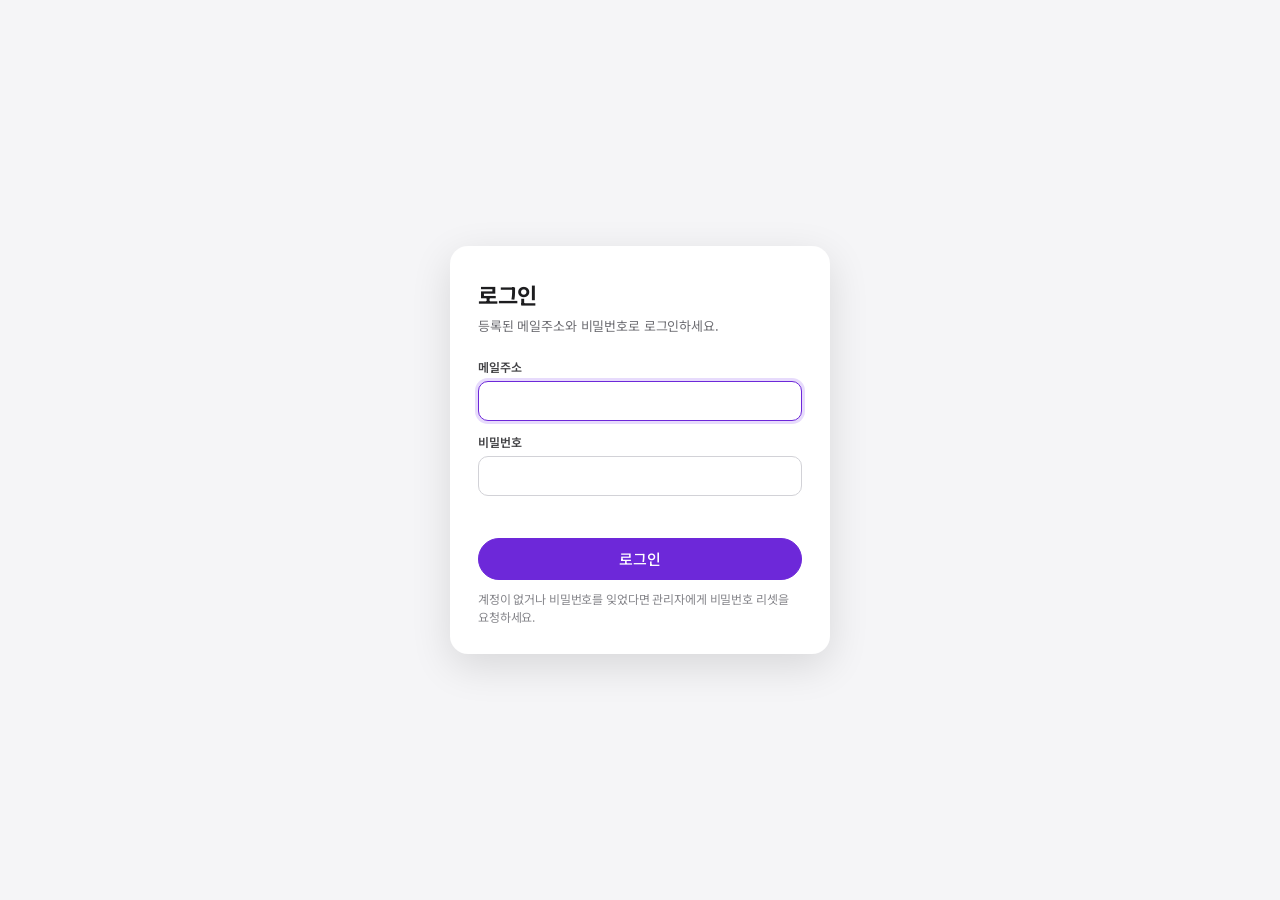
<file: bloglist.html>
<!DOCTYPE html>
<html lang="ko">
<head>
<meta charset="UTF-8" />
<meta name="viewport" content="width=device-width, initial-scale=1.0" />
<title>블로그 게시 관리</title>
<!-- 로그인 (모든 API 요청보다 먼저 불러와야 합니다) -->
<script src="webapp/auth.js?v=20261125v"></script>
<link rel="icon" type="image/svg+xml" href="webapp/favicon.svg?v=20261125y" />
<link rel="icon" type="image/png" sizes="32x32" href="webapp/favicon-32.png?v=20261125y" />
<link rel="apple-touch-icon" href="webapp/apple-touch-icon.png?v=20261125y" />
<meta name="theme-color" content="#000000" />
<link rel="preconnect" href="https://fonts.googleapis.com" />
<link rel="preconnect" href="https://fonts.gstatic.com" crossorigin />
<link rel="stylesheet" href="https://fonts.googleapis.com/css2?family=Noto+Sans+KR:wght@400;500;600;700&display=swap" />
<script>
  /* =========================================================
     설정
     ---------------------------------------------------------
     ① API_BASE(Vercel API) — 업무관리(webapp)와 같은 works-beige 프로젝트의
        /api/bloglist API 를 사용합니다. (webapp/api/bloglist.js, webapp/api/bloglist/[id].js)
     ② API_BASE 를 비워두면 "로컬 미리보기 모드"로 동작합니다(브라우저에만 임시 저장).
     ========================================================= */
  window.API_BASE = "https://works-beige.vercel.app";

  // STG썸네일 / STG퍼블 클릭 시 이동할 Redmine 주소 (입력한 번호가 끝에 붙습니다)
  window.TICKET_BASE_URL = "http://210.108.138.187/redmine/issues/";
</script>
<style>
  /* 2026 업무관리(webapp) · 배포 관리 스타일과 동일한 토큰 — DESIGN-apple.md 기준 */
  :root {
    --primary: #7c3aed;
    --primary-focus: #6d28d9;
    --primary-on-dark: #f472b6;
    --ink: #1d1d1f;
    --body-on-dark: #ffffff;
    --body-muted: #cccccc;
    --ink-muted-80: #333333;
    --ink-muted-48: #7a7a7a;
    --divider-soft: #f0f0f0;
    --hairline: #e0e0e0;
    --canvas: #ffffff;
    --canvas-parchment: #f5f5f7;
    --surface-pearl: #fafafc;
    --surface-black: #000000;
    --surface-chip: rgba(210, 210, 215, 0.64);
    --on-primary: #ffffff;
    --danger: #d70015;

    --font-display: "Noto Sans KR", system-ui, -apple-system, sans-serif;
    --font-text: "Noto Sans KR", system-ui, -apple-system, sans-serif;
    --font-mono: "Noto Sans KR", system-ui, -apple-system, sans-serif;

    --r-xs: 5px;
    --r-sm: 8px;
    --r-md: 11px;
    --r-lg: 18px;
    --r-pill: 9999px;
  }
  * { box-sizing: border-box; }
  html, body {
    margin: 0;
    font-variant-numeric: tabular-nums; /* 숫자 폭을 같게 맞춰 표·날짜 정렬 유지 */
    background: var(--canvas-parchment);
    color: var(--ink);
    font-family: var(--font-text);
    font-size: 14px;
    -webkit-font-smoothing: antialiased;
  }
  button { font-family: inherit; }

  /* ---------- 상단 헤더 (업무관리와 동일) ---------- */
  .app-header {
    display: flex; align-items: center; justify-content: space-between;
    background: var(--surface-black); color: var(--body-on-dark);
    padding: 0 24px; height: 56px; gap: 12px;
  }
  .brand { display: flex; align-items: center; gap: 12px; cursor: pointer; min-width: 0; }
  .brand-mark { font-size: 18px; color: var(--primary-on-dark); }
  .brand-text h1 {
    margin: 0; font-family: var(--font-display);
    font-size: 21px; font-weight: 600; letter-spacing: -0.02em; white-space: nowrap;
  }
  .brand:hover .brand-text h1 { color: var(--primary-on-dark); }
  .api-status { display: flex; align-items: center; gap: 8px; min-width: 0; }
  .api-mode {
    font-family: var(--font-mono); font-size: 11px; color: var(--body-on-dark);
    padding: 6px 14px; background: var(--surface-chip); border-radius: var(--r-pill);
    white-space: nowrap; overflow: hidden; text-overflow: ellipsis; max-width: 46vw;
  }
  .api-mode.local { background: rgba(255, 159, 10, 0.55); }
  .api-mode.error { background: rgba(215, 0, 21, 0.7); }
  .btn-health {
    border: 1px solid #3b4a44; background: transparent; color: var(--body-muted);
    padding: 6px 14px; border-radius: var(--r-pill); font-size: 11px; font-weight: 600;
    cursor: pointer; white-space: nowrap; transition: transform .1s;
  }
  .btn-health:hover { border-color: var(--primary-on-dark); color: var(--primary-on-dark); }
  .btn-health:active { transform: scale(0.95); }
  .btn-health:disabled { opacity: .5; cursor: default; }

  /* ---------- 툴바 ---------- */
  .toolbar {
    display: flex; align-items: center; justify-content: flex-end; gap: 12px;
    padding: 16px 24px; background: var(--canvas); border-bottom: 1px solid var(--hairline); flex-wrap: wrap;
  }
  .toolbar-left { display: flex; gap: 6px; }
  .toolbar-right { display: flex; align-items: center; gap: 10px; flex-wrap: wrap; }
  .tab-btn {
    border: none; background: transparent; padding: 9px 18px; border-radius: var(--r-pill);
    font-size: 14px; font-weight: 400; letter-spacing: -0.01em; color: var(--ink-muted-80);
    cursor: default;
  }
  .tab-btn.active { background: rgba(124, 58, 237, 0.1); color: var(--primary); font-weight: 600; }

  #searchInput {
    border: 1px solid rgba(0, 0, 0, 0.08); border-radius: var(--r-pill);
    padding: 10px 18px; font-size: 14px; font-family: var(--font-text);
    width: 260px; height: 40px; background: var(--canvas); color: var(--ink);
  }
  .date-range {
    display: flex; align-items: center; gap: 6px; height: 40px; padding: 0 6px 0 14px;
    border: 1px solid rgba(0, 0, 0, 0.08); border-radius: var(--r-pill); background: var(--canvas);
  }
  .date-range.active { border-color: var(--primary); background: rgba(124, 58, 237, 0.04); }
  .date-range-label { font-size: 12px; font-weight: 600; color: var(--ink-muted-80); white-space: nowrap; }
  .date-range input.df {
    border: none; background: transparent; font-family: var(--font-mono); font-size: 13px;
    color: var(--ink); padding: 4px 2px; width: 92px;
  }
  .date-range input.df::placeholder { color: #c7c7cc; }
  .date-range input.df:focus { outline: none; color: var(--primary); }
  .date-range input.df.invalid { color: var(--danger); }
  .df-wrap { position: relative; display: inline-flex; align-items: center; }
  .date-range .tilde { color: var(--ink-muted-48); }
  .date-clear {
    border: none; background: var(--surface-chip); color: var(--ink); font-size: 11px;
    width: 22px; height: 22px; border-radius: var(--r-pill); cursor: pointer; line-height: 1; visibility: hidden;
  }
  .date-range.active .date-clear { visibility: visible; }
  .date-clear:active { transform: scale(0.95); }
  #searchInput::placeholder { color: var(--ink-muted-48); }
  #searchInput:focus { outline: none; border-color: var(--primary-focus); }
  .row-count, .save-status { font-family: var(--font-mono); font-size: 11px; color: var(--ink-muted-48); white-space: nowrap; }
  .save-status.ok { color: #248a3d; }
  .save-status.err { color: var(--danger); }

  .btn {
    border: 1px solid var(--primary); background: var(--canvas); color: var(--primary);
    padding: 10px 20px; border-radius: var(--r-pill); font-size: 14px; font-weight: 400;
    letter-spacing: -0.01em; cursor: pointer; transition: transform .1s, background .15s;
    white-space: nowrap;
  }
  .btn:active:not(:disabled) { transform: scale(0.95); }
  .btn:focus-visible { outline: 2px solid var(--primary-focus); outline-offset: 2px; }
  .btn-primary { background: var(--primary); color: var(--on-primary); border-color: var(--primary); }
  .btn-primary:hover { background: var(--primary-focus); border-color: var(--primary-focus); }
  .btn-primary:disabled { opacity: .5; cursor: default; }
  .btn-ghost { border-color: var(--hairline); color: var(--ink-muted-80); }
  .btn-ghost:hover:not(:disabled) { border-color: var(--primary); color: var(--primary); }
  .btn-danger { border-color: var(--danger); color: var(--danger); }
  .btn-danger:hover:not(:disabled) { background: rgba(215, 0, 21, 0.06); }
  .btn:disabled { cursor: default; opacity: .45; }

  /* ---------- 본문/테이블 ---------- */
  main { padding: 20px 24px 48px; }
  .notice {
    margin: 0 0 12px; padding: 10px 14px; border-radius: var(--r-md);
    background: var(--canvas); border: 1px solid var(--hairline);
    font-size: 13px; color: var(--ink-muted-80);
  }
  .notice.error { border-color: rgba(215, 0, 21, 0.35); color: var(--danger); }
  .notice[hidden] { display: none; }
  .notice code { font-family: var(--font-mono); font-size: 12px; }

  .table-scroll {
    overflow: auto; border: 1px solid var(--hairline); border-radius: var(--r-lg);
    background: var(--canvas); max-height: 74vh;
  }
  table { border-collapse: collapse; width: max-content; min-width: 100%; }
  thead th {
    position: sticky; top: 0; background: var(--canvas-parchment); color: var(--ink-muted-80);
    font-size: 12px; font-weight: 600; letter-spacing: -0.01em; padding: 8px 10px;
    border-bottom: 1px solid var(--hairline); border-right: 1px solid var(--divider-soft);
    text-align: left; white-space: nowrap; z-index: 2;
  }
  #theadGroup th {
    top: 0; height: 30px; background: #ececee; font-size: 11px; color: var(--ink-muted-48);
    letter-spacing: 0; z-index: 3;
  }
  #theadCols th { top: 30px; }
  thead th.sticky-col { left: 0; z-index: 4; }
  tbody td {
    border-bottom: 1px solid var(--divider-soft); border-right: 1px solid var(--divider-soft);
    padding: 2px 4px; vertical-align: top;
  }
  tbody tr { background: var(--canvas); }
  tbody tr:hover { background: var(--surface-pearl); }
  tbody tr.selected { background: rgba(124, 58, 237, 0.06); }
  tbody tr.fresh { animation: fresh 1.6s ease; }
  @keyframes fresh { from { background: rgba(124, 58, 237, 0.14); } }
  td.sticky-col { position: sticky; left: 0; z-index: 1; background: inherit; text-align: center; padding-top: 8px; }
  .empty { padding: 48px 12px; text-align: center; color: var(--ink-muted-48); font-size: 13px; border-right: none; }
  input[type="checkbox"] { width: 15px; height: 15px; margin: 0; accent-color: var(--primary); cursor: pointer; }

  /* 인라인 입력 */
  tbody input.ed, tbody select.ed, tbody textarea.ed {
    width: 100%; border: 1px solid transparent; background: transparent;
    font-family: var(--font-text); font-size: 13px; letter-spacing: -0.01em; line-height: 1.4;
    padding: 5px; border-radius: var(--r-xs); color: var(--ink);
    transition: border-color .12s;
  }
  tbody textarea.ed { resize: vertical; min-height: 30px; overflow: hidden; display: block; }
  tbody .ed::placeholder { color: #c7c7cc; }
  tbody .ed:hover { border-color: var(--hairline); }
  tbody .ed:focus { border-color: var(--primary-focus); background: var(--canvas); outline: none; }
  /* 드롭다운: 구글 시트 드롭다운 칩 스타일 (회색 알약 + ▼) */
  tbody select.ed {
    -webkit-appearance: none; -moz-appearance: none; appearance: none;
    display: block; height: 24px; margin: 2px 0; padding: 0 24px 0 11px;
    border: 1px solid transparent; border-radius: var(--r-pill);
    background-color: #e8e8ed;
    background-image: url("data:image/svg+xml;charset=utf-8,%3Csvg xmlns='http://www.w3.org/2000/svg' width='8' height='5' viewBox='0 0 8 5'%3E%3Cpath d='M0 0h8L4 5z' fill='%231d1d1f'/%3E%3C/svg%3E");
    background-repeat: no-repeat; background-position: right 10px center; background-size: 8px 5px;
    font-size: 13px; line-height: 22px; color: var(--ink);
    cursor: pointer; text-overflow: ellipsis; white-space: nowrap;
  }
  tbody select.ed:hover { background-color: #dcdce1; border-color: transparent; }
  tbody select.ed:focus { background-color: #dcdce1; border-color: var(--primary-focus); }
  tbody select.ed option { background: var(--canvas); color: var(--ink); }
  tbody .ed.saving { border-color: rgba(124, 58, 237, 0.35); }
  tbody .ed.saved { border-color: rgba(36, 138, 61, 0.5); }
  tbody .ed.failed { border-color: var(--danger); }

  /* 날짜·시간 입력 (숫자 입력 + 달력 버튼) */
  .date-cell { position: relative; display: flex; align-items: center; gap: 0; }
  .date-cell input.ed { font-family: var(--font-mono); flex: 0 0 auto; }
  input.ed.mono { font-family: var(--font-mono); }
  .cal-btn {
    flex: 0 0 auto; display: inline-flex; align-items: center; justify-content: center;
    width: 22px; height: 22px; margin-left: 1px; padding: 0; border: none; border-radius: var(--r-pill);
    background: transparent; color: var(--ink-muted-48); cursor: pointer;
  }
  .cal-btn:hover { background: rgba(124, 58, 237, 0.1); color: var(--primary); }
  .cal-btn:active { transform: scale(0.95); }
  .cal-btn svg { width: 13px; height: 13px; display: block; }
  /* 달력 팝업용 네이티브 입력 — 화면에는 보이지 않음 */
  .cal-native {
    position: absolute; right: 0; bottom: 0; width: 1px; height: 1px;
    opacity: 0; border: 0; padding: 0; pointer-events: none;
  }

  /* 자동 번호 */
  .auto-no {
    display: block; min-width: 44px; padding: 6px 5px; text-align: center;
    font-family: var(--font-mono); font-size: 13px; color: var(--ink-muted-48);
  }

  /* 티켓번호 + 링크 (업무관리와 동일) */
  .ticket-cell { display: flex; align-items: center; gap: 2px; }
  .ticket-cell input.ed { width: 64px; flex: 0 0 auto; font-family: var(--font-mono); }
  .ticket-link {
    flex: 0 0 auto; display: inline-flex; align-items: center; justify-content: center;
    width: 20px; height: 20px; border-radius: var(--r-pill); color: var(--primary);
    text-decoration: none; font-size: 12px;
  }
  .ticket-link:hover { background: rgba(124, 58, 237, 0.12); }
  .ticket-link.disabled { color: var(--ink-muted-48); pointer-events: none; opacity: .5; }

  /* ---------- 상단 메뉴 (2026 업무관리 / 배포 관리 공통) ---------- */
  .global-nav {
    display: flex; align-items: center; gap: 4px; height: 40px; padding: 0 24px;
    background: #000000; border-bottom: 1px solid rgba(255, 255, 255, 0.14);
    overflow-x: auto; scrollbar-width: none;
  }
  .global-nav::-webkit-scrollbar { display: none; }
  .global-nav a {
    position: relative; display: inline-flex; align-items: center; height: 100%; padding: 0 14px;
    font-family: "Noto Sans KR", system-ui, -apple-system, sans-serif;
    font-size: 13px; font-weight: 400; letter-spacing: -0.01em; white-space: nowrap;
    color: rgba(255, 255, 255, 0.64); text-decoration: none; transition: color .15s;
  }
  .global-nav a:hover { color: #ffffff; }
  .global-nav a.active { color: #ffffff; font-weight: 600; }
  .global-nav a.active::after {
    content: ""; position: absolute; left: 14px; right: 14px; bottom: 0;
    height: 2px; border-radius: 2px; background: #f472b6;
  }
  .global-nav a:focus-visible { outline: 2px solid #6d28d9; outline-offset: -2px; }
  @media (max-width: 640px) { .global-nav { padding: 0 8px; } }

  .global-nav a .ext { font-size: 10px; margin-left: 4px; opacity: .7; }

  /* ---------- 검색 추가 팝업 ---------- */
  .modal-overlay {
    position: fixed; inset: 0; z-index: 100; display: flex; align-items: flex-start; justify-content: center;
    padding: 10vh 16px 16px; background: rgba(0, 0, 0, 0.4);
  }
  .modal-overlay[hidden] { display: none; }
  .modal {
    width: 100%; max-width: 640px; max-height: 80vh; display: flex; flex-direction: column;
    background: var(--canvas); border: 1px solid var(--hairline); border-radius: var(--r-lg); overflow: hidden;
  }
  .modal-head { display: flex; align-items: center; justify-content: space-between; padding: 20px 24px 4px; }
  .modal-head h2 { margin: 0; font-family: var(--font-display); font-size: 21px; font-weight: 600; letter-spacing: -0.02em; }
  .modal-desc { margin: 0; padding: 0 24px 14px; font-size: 13px; color: var(--ink-muted-48); }
  .modal-close {
    width: 32px; height: 32px; border: none; border-radius: var(--r-pill); background: var(--surface-chip);
    color: var(--ink); font-size: 13px; cursor: pointer;
  }
  .modal-close:active { transform: scale(0.95); }
  @media (max-width: 640px) {
    .app-header { padding: 0 16px; }
    .brand-text h1 { font-size: 18px; }
    .api-mode { display: none; }
    .toolbar { padding: 12px 16px; }
    #searchInput { width: 100%; }
    .date-range { width: 100%; }
    .df-wrap { flex: 1; }
    .date-range input.df { flex: 1; width: auto; }
    main { padding: 16px 16px 40px; }
  }

  /* ---------- 블로그 게시 관리 전용 ---------- */
  /* 검색 필드 선택 + 검색어 (하나의 알약) */
  .search-box {
    display: flex; align-items: center; height: 40px; padding: 0 4px 0 6px;
    border: 1px solid rgba(0, 0, 0, 0.08); border-radius: var(--r-pill); background: var(--canvas);
  }
  .search-box:focus-within { border-color: var(--primary-focus); }
  .search-box #searchInput { border: none; height: 36px; width: 230px; padding: 0 12px; }
  .search-box #searchInput:focus { border: none; }
  .pill-select {
    -webkit-appearance: none; -moz-appearance: none; appearance: none;
    height: 28px; padding: 0 24px 0 12px; border: none; border-radius: var(--r-pill);
    background-color: #e8e8ed;
    background-image: url("data:image/svg+xml;charset=utf-8,%3Csvg xmlns='http://www.w3.org/2000/svg' width='8' height='5' viewBox='0 0 8 5'%3E%3Cpath d='M0 0h8L4 5z' fill='%231d1d1f'/%3E%3C/svg%3E");
    background-repeat: no-repeat; background-position: right 10px center; background-size: 8px 5px;
    font-family: var(--font-text); font-size: 12px; font-weight: 600; color: var(--ink-muted-80); cursor: pointer;
  }
  .pill-select:hover { background-color: #dcdce1; }
  .pill-select:focus { outline: none; box-shadow: 0 0 0 2px var(--primary-focus); }
  .date-range { padding-left: 6px; }

  /* URL: 마지막 경로를 링크로 표시 + 수정 버튼 */
  .url-cell { display: flex; align-items: center; gap: 2px; min-height: 30px; }
  .url-cell .url-link {
    flex: 1; min-width: 0; padding: 5px; overflow: hidden; text-overflow: ellipsis; white-space: nowrap;
    font-size: 13px; letter-spacing: -0.01em; color: var(--primary); text-decoration: none;
  }
  .url-cell .url-link:hover { text-decoration: underline; text-underline-offset: 3px; }
  .url-edit {
    flex: 0 0 auto; width: 22px; height: 22px; padding: 0; border: none; border-radius: var(--r-pill);
    background: transparent; color: var(--ink-muted-48); cursor: pointer; font-size: 12px;
  }
  .url-edit:hover { background: rgba(124, 58, 237, 0.1); color: var(--primary); }
  .url-edit:active { transform: scale(0.95); }

  /* 선택안함 상태 드롭다운 */
  tbody select.ed.placeholder { color: var(--ink-muted-48); }
  .toolbar { justify-content: space-between; }

  /* 상단 안내 + 진행현황 집계 */
  .intro { padding: 16px 24px 0; background: var(--canvas); }
  .intro p { margin: 0; }
  .intro-desc { font-size: 14px; letter-spacing: -0.01em; color: var(--ink-muted-80); }
  .intro-desc a { color: var(--primary); text-decoration: none; font-weight: 600; }
  .intro-desc a:hover { text-decoration: underline; text-underline-offset: 3px; }
  .intro-desc a::after { content: " ↗"; font-size: 11px; opacity: .7; }
  .intro-scope { color: var(--ink-muted-48); font-size: 13px; }
  @media (max-width: 640px) { .intro { padding: 12px 16px 0; } }

  /* 카테고리: 드롭다운 칩 스타일 제거 (일반 입력칸과 동일) */
  tbody select.ed.plain {
    height: auto; margin: 0; padding: 5px; border-radius: var(--r-xs);
    background-color: transparent; background-image: none; line-height: 1.4;
  }
  tbody select.ed.plain:hover { background-color: transparent; border-color: var(--hairline); }
  tbody select.ed.plain:focus { background-color: var(--canvas); border-color: var(--primary-focus); }

  /* 진행상태 — 업무관리 styles.css 의 진행현황별 행 배경과 동일 */
  tbody tr.row-progress > td { background: #f3eefe; }
  tbody tr.row-progress:hover > td { background: #e9e0fd; }
  tbody tr.row-done > td,
  tbody tr.row-closed > td { background: #ebebed; }
  tbody tr.row-done:hover > td,
  tbody tr.row-closed:hover > td { background: #e1e1e4; }
  tbody tr.row-done .ed, tbody tr.row-done .auto-no, tbody tr.row-done .url-link,
  tbody tr.row-closed .ed, tbody tr.row-closed .auto-no, tbody tr.row-closed .url-link { color: var(--ink-muted-48); }
  tbody tr.row-closed textarea.ed[data-key="title"] { text-decoration: line-through; }
  tbody tr.selected > td { background: #dceafa; }

  /* 진행상태 드롭다운 = 상태 알약 (styles.css .pill 계열 색) */
  tbody select.ed.status-sel { font-size: 12px; font-weight: 600; margin: 3px 0; }
  .st-none     { color: var(--ink-muted-48) !important; }
  .st-recv     { color: var(--ink-muted-80) !important; }
  .st-progress { color: var(--primary) !important; }
  .st-done     { color: #1d1d1f !important; }
  .st-closed   { color: #b5482d !important; }
  tbody select.ed.status-sel.st-none     { background-color: var(--canvas-parchment); }
  tbody select.ed.status-sel.st-recv     { background-color: #e8e8ed; }
  tbody select.ed.status-sel.st-progress { background-color: rgba(124, 58, 237, 0.12); }
  tbody select.ed.status-sel.st-done     { background-color: #dcdce1; }
  tbody select.ed.status-sel.st-closed   { background-color: rgba(181, 72, 45, 0.1); }
  tbody tr.row-done select.ed.status-sel.st-done { color: #1d1d1f !important; }

  /* 상단 진행상태 탭 */
  .status-tabs { display: inline-flex; gap: 2px; padding: 3px; border-radius: var(--r-pill); background: var(--canvas-parchment); }
  .status-tabs button {
    display: inline-flex; align-items: center; gap: 6px; border: none; background: transparent;
    padding: 7px 14px; border-radius: var(--r-pill); font-size: 13px; font-weight: 400;
    letter-spacing: -0.01em; color: var(--ink-muted-80) !important; cursor: pointer; white-space: nowrap;
  }
  .status-tabs button:hover { background: rgba(0, 0, 0, 0.04); }
  .status-tabs button:active { transform: scale(0.95); }
  .status-tabs button.active { background: var(--canvas); color: var(--primary) !important; font-weight: 600; box-shadow: 0 0 0 1px var(--hairline); }
  .status-tabs .n { font-family: var(--font-mono); font-size: 11px; color: var(--ink-muted-48); }
  .status-tabs button.active .n { color: var(--primary); }
  .status-tabs button::before { content: ""; width: 6px; height: 6px; border-radius: 50%; background: currentColor; display: none; }
  .status-tabs button.st-recv::before { display: inline-block; background: #9a9aa0; }
  .status-tabs button.st-progress::before { display: inline-block; background: var(--primary); }
  .status-tabs button.st-done::before { display: inline-block; background: #1d1d1f; }
  .status-tabs button.st-closed::before { display: inline-block; background: #b5482d; }

  /* 정렬 가능한 행 타이틀 (styles.css 와 동일) */
  #theadCols th.sortable { cursor: pointer; user-select: none; }
  #theadCols th.sortable:hover { background: #e3e3e6; color: var(--ink); }
  #theadCols th.sorted { color: var(--primary); }
  .sort-ind { font-size: 10px; }

  /* 글자 수 표시 (입력 중일 때만) */
  .len-hint { display: none; text-align: right; font-family: var(--font-mono); font-size: 10px; color: var(--ink-muted-48); padding: 0 5px 2px; }
  td:focus-within > .len-hint { display: block; }
  .len-hint.full { color: var(--danger); }

  /* CSV 업로드 팝업 */
  .modal-sm { max-width: 460px; }
  .modal-body { padding: 4px 24px 8px; font-size: 14px; color: var(--ink-muted-80); line-height: 1.6; }
  .modal-body .warn { color: #b25000; font-size: 13px; }
  .modal-actions { display: flex; justify-content: flex-end; gap: 8px; padding: 16px 24px 20px; }
</style>
<!-- 2026-11-25 리디자인 공통 테마 (업무관리와 같은 컬러·컴포넌트) -->
<link rel="stylesheet" href="webapp/theme.css?v=20261125v" />
</head>
<body>
<nav class="global-nav" aria-label="서비스 메뉴">
  <a href="https://md-biz.github.io/works/webapp/index.html">업무관리</a>
  <a href="https://md-biz.github.io/works/developlist.html">배포 관리</a>
  <a href="https://md-biz.github.io/works/bloglist.html" class="active" aria-current="page">블로그 게시 관리</a>
  <a href="https://md-biz.github.io/works/webapp/detail.html">업무상세내역</a>
</nav>

<header class="app-header">
  <div class="brand" id="brandHome" title="맨 위로">
    <span class="brand-mark" aria-hidden="true"><svg viewBox="0 0 32 32" width="32" height="32"><rect x="1" y="1" width="14" height="14" rx="4" fill="#8b5cf6"/><circle cx="24" cy="8" r="7" fill="#c4b5fd"/><path d="M1 31V17a14 14 0 0 1 14 14z" fill="#d946ef"/><path d="M24 17l7 7-7 7-7-7z" fill="#ffffff"/></svg></span>
    <div class="brand-text"><h1>블로그 게시 관리</h1></div>
  </div>
  <div class="api-status">
    <div id="apiModeLabel" class="api-mode">연결 확인 중...</div>
    <button id="btnHealth" class="btn-health">연결 확인</button>
  </div>
</header>

<section class="intro">
  <p class="intro-desc"><a href="https://lguplusenterprise.com/" target="_blank" rel="noopener noreferrer">Enterprise 블로그</a>에 게시되는 콘텐츠 이관 목록 관리 기능 <span class="intro-scope">(INSIGHT, SOLUTION, CHECKLIST, GEO콘텐츠 포함, CASE STUDY, AX Trend 제외)</span></p>
</section>

<div class="toolbar">
  <div class="toolbar-left">
    <div class="status-tabs" id="statusTabs" role="tablist" aria-label="진행상태별 보기"></div>
  </div>
  <div class="toolbar-right">
    <div class="date-range" id="dateRange">
      <select id="dateField" class="pill-select" aria-label="기간 기준">
        <option value="blog_date">블로그게시일</option>
        <option value="received_date">접수</option>
        <option value="open_date">상용오픈</option>
      </select>
      <span class="df-wrap"><input id="dateFrom" class="df" data-kind="date" type="text" inputmode="numeric" maxlength="10" placeholder="YYYY/MM/DD" aria-label="기간 시작" /><button type="button" class="cal-btn" tabindex="-1" title="달력에서 선택" aria-label="달력에서 선택"><svg viewBox="0 0 16 16" fill="none" stroke="currentColor" stroke-width="1.5"><rect x="2" y="3" width="12" height="11" rx="2"/><path d="M2 6.5h12M5.5 1.5v3M10.5 1.5v3"/></svg></button><input type="date" class="cal-native" tabindex="-1" aria-hidden="true" /></span>
      <span class="tilde">~</span>
      <span class="df-wrap"><input id="dateTo" class="df" data-kind="date" type="text" inputmode="numeric" maxlength="10" placeholder="YYYY/MM/DD" aria-label="기간 끝" /><button type="button" class="cal-btn" tabindex="-1" title="달력에서 선택" aria-label="달력에서 선택"><svg viewBox="0 0 16 16" fill="none" stroke="currentColor" stroke-width="1.5"><rect x="2" y="3" width="12" height="11" rx="2"/><path d="M2 6.5h12M5.5 1.5v3M10.5 1.5v3"/></svg></button><input type="date" class="cal-native" tabindex="-1" aria-hidden="true" /></span>
      <button id="dateClear" class="date-clear" title="기간 초기화" aria-label="기간 초기화">✕</button>
    </div>
    <div class="search-box">
      <select id="searchField" class="pill-select" aria-label="검색 필드"></select>
      <input id="searchInput" type="search" placeholder="검색어 입력" />
    </div>
    <span id="countLabel" class="row-count"></span>
    <span id="saveStatus" class="save-status"></span>
    <button id="addBtn" class="btn btn-primary">+ 행 추가</button>
    <button id="deleteBtn" class="btn btn-ghost" disabled>선택 삭제</button>
    <button id="importBtn" class="btn btn-ghost" title="CSV 파일의 행을 목록에 추가">CSV 업로드</button>
    <button id="csvBtn" class="btn btn-ghost" title="현재 목록(검색·기간 조건 적용)을 CSV로 저장">CSV 내보내기</button>
    <input id="csvFile" type="file" accept=".csv,text/csv" hidden />
  </div>
</div>

<main>
  <p id="notice" class="notice" hidden></p>
  <div class="table-scroll">
    <table>
      <thead>
        <tr id="theadGroup"></tr>
        <tr id="theadCols"></tr>
      </thead>
      <tbody id="tbody">
        <tr><td colspan="12" class="empty">불러오는 중...</td></tr>
      </tbody>
    </table>
  </div>
</main>

<!-- CSV 업로드 방식 선택 -->
<div id="importOverlay" class="modal-overlay" hidden>
  <div class="modal modal-sm" role="dialog" aria-modal="true" aria-labelledby="importTitle">
    <div class="modal-head">
      <h2 id="importTitle">CSV 업로드</h2>
      <button type="button" class="modal-close" data-act="cancel" aria-label="닫기">✕</button>
    </div>
    <div class="modal-body" id="importMsg"></div>
    <div class="modal-actions">
      <button type="button" class="btn btn-ghost" data-act="cancel">취소</button>
      <button type="button" class="btn btn-danger" data-act="replace">전체 덮어쓰기</button>
      <button type="button" class="btn btn-primary" data-act="append">맨 위에 추가</button>
    </div>
  </div>
</div>

<script>
(function () {
  const TICKET_BASE = window.TICKET_BASE_URL || "";
  const LOCAL_KEY = "bloglist-preview";
  const API = (window.API_BASE || "").replace(/\/+$/, "");
  const MODE = API ? "api" : "local";
  const MODE_LABEL = MODE === "api" ? "" : "로컬 미리보기 모드";

  async function api(path, options = {}) {
    const res = await fetch(API + path, {
      cache: "no-store",   // 다른 사용자가 저장한 최신 내용을 항상 받아오도록
      ...options,
      headers: { "Content-Type": "application/json", ...(options.headers || {}) },
    });
    let body = null;
    try { body = await res.json(); } catch (e) {}
    if (!res.ok) {
      const err = new Error((body && (body.error || body.message)) || `HTTP ${res.status}`);
      err.status = res.status;
      throw err;
    }
    return body || {};
  }

  const CATEGORIES = ["", "INSIGHT", "SOLUTION", "CHECKLIST", "GEO콘텐츠", "CASE STUDY", "AX Trend", "해당 없음"];
  const BIZ_CATEGORIES = ["", "솔루션활용팁", "B2B 인사이트", "도입 체크리스트", "마케터 현장 리포트", "소상공인"];
  const STATUSES = ["접수", "진행", "완료", "취소"];
  /* 진행상태 → 행 스타일 (업무관리 styles.css 의 row-progress / row-done / row-closed 와 동일) */
  const STATUS_ROW = { "진행": "row-progress", "완료": "row-done", "취소": "row-closed" };
  const STATUS_PILL = { "접수": "st-recv", "진행": "st-progress", "완료": "st-done", "취소": "st-closed" };

  /* 컬럼 정의 */
  const COLUMNS = [
    { key: "no",            label: "no",                        type: "auto",     w: 44 },
    { key: "blog_date",     label: "블로그게시일",              type: "date",     w: 96 },
    { key: "title",         label: "제목",                      type: "textarea", w: 280, max: 200,  placeholder: "제목 입력" },
    { key: "url",           label: "URL",                       type: "url",      w: 220, max: 1000 },
    { key: "category",      label: "Enterprise 블로그 카테고리", type: "select",   w: 150, options: CATEGORIES },
    { key: "biz_category",  label: "기업 카테고리",             type: "select",   w: 140, options: BIZ_CATEGORIES, emptyLabel: "선택" },
    { key: "product",       label: "관련 상품",                 type: "text",     w: 130, max: 30 },
    { key: "keyword",       label: "URL Slug",                  type: "textarea", w: 240, max: 500, placeholder: "URL 입력 시 자동 입력" },
    { key: "stg_thumb",     label: "STG썸네일",                 type: "ticket",   w: 90 },
    { key: "stg_pub",       label: "STG퍼블",                   type: "ticket",   w: 90 },
    { key: "stg_review",    label: "STG검수",                   type: "url",      w: 180, max: 1000 },
    { key: "prod_review",   label: "상용검수",                  type: "url",      w: 180, max: 1000 },
    { key: "received_date", label: "접수",                      type: "date",     w: 96 },
    { key: "open_date",     label: "상용오픈",                  type: "date",     w: 96 },
    { key: "status",        label: "진행상태",                  type: "status",   w: 76, options: STATUSES },
    { key: "note",         label: "비고",                      type: "textarea", w: 260, max: 1000, placeholder: "의견 남기기" },
  ];
  const GROUPS = [
    { label: "관리", span: 2 },        // 선택, no
    { label: "게시물", span: 5 },      // 블로그게시일, 제목, URL, 카테고리, 기업 카테고리
    { label: "상품 · Slug", span: 2 }, // 관련 상품, URL Slug
    { label: "티켓번호", span: 2 },    // STG썸네일, STG퍼블
    { label: "검수", span: 2 },        // STG검수, 상용검수
    { label: "일정", span: 3 },        // 접수, 상용오픈, 진행상태
    { label: "의견", span: 1 },
  ];
  const DATA_KEYS = COLUMNS.filter((c) => c.type !== "auto").map((c) => c.key);
  const URL_KEYS = COLUMNS.filter((c) => c.type === "url").map((c) => c.key);
  const SEARCH_COLS = COLUMNS.filter((c) => c.type !== "auto");

  let rows = [];
  let selected = new Set();
  let query = "";
  let searchField = "all";
  let dateField = document.getElementById("dateField").value;   // 기간 기준 (드롭다운 첫 항목: 블로그게시일)
  let dateFrom = "";
  let dateTo = "";
  let freshId = null;
  let statusFilter = "";            // "" = 전체
  let sortKey = "";                 // "" = 기본(최신 등록순)
  let sortDir = 1;                  // 1 오름차순 / -1 내림차순
  const editingUrl = new Set();   // URL 을 입력칸으로 보여줄 칸 ("행id:필드")

  const $ = (id) => document.getElementById(id);
  const tbody = $("tbody");
  const uuid = () => (crypto.randomUUID ? crypto.randomUUID() : Date.now().toString(36) + Math.random().toString(36).slice(2));

  /* ---------- 헤더 ---------- */
  $("theadGroup").innerHTML = GROUPS.map((g, i) =>
    `<th colspan="${g.span}"${i === 0 ? ' class="sticky-col"' : ""}>${g.label}</th>`).join("");
  $("theadCols").innerHTML =
    `<th class="sticky-col" style="width:36px;text-align:center"><input type="checkbox" id="checkAll" aria-label="전체 선택" /></th>` +
    COLUMNS.map((c) => `<th class="sortable" data-sort="${c.key}" style="min-width:${c.w}px" title="클릭하여 정렬">${c.label}<span class="sort-ind"></span></th>`).join("");
  $("searchField").innerHTML = `<option value="all">전체</option>` +
    SEARCH_COLS.map((c) => `<option value="${c.key}">${c.key === "category" ? "카테고리" : c.label}</option>`).join("");

  /* ---------- 상태 표시 ---------- */
  function setMode(text, kind) {
    const el = $("apiModeLabel");
    el.textContent = text;
    el.className = "api-mode" + (kind ? " " + kind : "");
    el.style.display = text ? "" : "none";   // 서버 연결 정상(Vercel API)일 때는 표시하지 않음
  }
  function showNotice(html, isError) {
    const n = $("notice");
    n.innerHTML = html;
    n.className = "notice" + (isError ? " error" : "");
    n.hidden = false;
  }
  let statusTimer;
  function setSaveStatus(text, kind) {
    const el = $("saveStatus");
    el.textContent = text;
    el.className = "save-status" + (kind ? " " + kind : "");
    clearTimeout(statusTimer);
    if (kind === "ok") statusTimer = setTimeout(() => { el.textContent = ""; }, 1800);
  }

  if (MODE === "local") {
    setMode(MODE_LABEL, "local");
    showNotice("로컬 미리보기 모드입니다. 입력한 데이터는 이 브라우저에만 임시 저장돼요. 파일 상단 <code>API_BASE</code>(Vercel API)를 설정하면 서버에 저장됩니다.");
  } else {
    setMode(MODE_LABEL);
  }

  /* ---------- 데이터 계층 ---------- */
  const local = {
    read() { try { return JSON.parse(localStorage.getItem(LOCAL_KEY) || "[]"); } catch (e) { return []; } },
    write(list) { try { localStorage.setItem(LOCAL_KEY, JSON.stringify(list)); } catch (e) {} },
  };
  const byNewest = (a, b) => (b.created_at || "").localeCompare(a.created_at || "");
  function blankRow(patch) {
    const row = { id: uuid(), created_at: new Date().toISOString() };
    DATA_KEYS.forEach((k) => (row[k] = null));
    return Object.assign(row, patch || {});
  }

  async function fetchRows() {
    if (MODE === "api") return (await api("/api/bloglist")).items || [];
    return local.read().sort(byNewest);
  }
  async function insertBlank(patch) {
    if (MODE === "api") return (await api("/api/bloglist", { method: "POST", body: JSON.stringify(patch || {}) })).item;
    const row = blankRow(patch);
    const list = local.read(); list.push(row); local.write(list);
    return row;
  }
  /* CSV 일괄 등록: list 순서 그대로 맨 위에 쌓이도록 created_at 을 부여 */
  async function insertMany(list, replace) {
    if (MODE === "api") {
      return (await api("/api/bloglist", { method: "POST", body: JSON.stringify({ rows: list, replace: !!replace }) })).items || [];
    }
    const base = Date.now();
    const made = list.map((r, i) => blankRow({ ...r, id: uuid(), created_at: new Date(base + (list.length - i)).toISOString() }));
    local.write(replace ? made : local.read().concat(made));
    return made;
  }
  async function updateField(id, key, value) {
    if (MODE === "api") {
      await api(`/api/bloglist/${encodeURIComponent(id)}`, { method: "PATCH", body: JSON.stringify({ [key]: value }) });
      return;
    }
    const list = local.read();
    const r = list.find((x) => x.id === id);
    if (r) { r[key] = value; local.write(list); }
  }
  async function deleteRows(ids) {
    if (MODE === "api") {
      await api("/api/bloglist", { method: "DELETE", body: JSON.stringify({ ids }) });
      return;
    }
    local.write(local.read().filter((r) => !ids.includes(r.id)));
  }

  /* ---------- 여러 사람이 함께 쓸 때의 저장 보호 ----------
     1) 저장 실패(네트워크·서버 오류) 시 입력값을 버리지 않고 자동으로 다시 저장합니다. (3초 → 10초 → 30초 → 1분 간격)
     2) 다른 사람이 바꾼 내용을 자동으로 불러옵니다. (창으로 돌아올 때 + 1분마다, 입력 중이 아닐 때만)
     3) 저장이 끝나기 전에 창을 닫으려 하면 경고합니다. */
  const unsaved = new Map();      // "행id\u0000필드" → { id, key, value } : 아직 서버에 저장하지 못한 칸
  let busy = 0;                   // 진행 중인 저장 요청 수
  let retryTimer = null, retryCount = 0;
  let loadFailed = false;         // 첫 불러오기 실패 여부 (복구되면 안내를 지움)
  const RETRY_DELAYS = [3000, 10000, 30000, 60000];
  const ukey = (id, key) => id + "\u0000" + key;
  const retryable = (e) => !e || !e.status || e.status >= 500;   // 4xx(삭제된 행 등)는 다시 보내도 소용없음

  /* 한 칸 저장. 일시적 오류면 대기 목록에 올리고 e.queued = true 로 알립니다. */
  async function saveField(id, key, value) {
    busy++;
    try {
      await updateField(id, key, value);
      unsaved.delete(ukey(id, key));
    } catch (e) {
      if (retryable(e)) { unsaved.set(ukey(id, key), { id, key, value }); e.queued = true; scheduleRetry(); }
      throw e;
    } finally { busy--; }
  }
  function scheduleRetry() {
    setSaveStatus(`저장 실패 · 자동 재시도 중 (${unsaved.size}건)`, "err");
    if (retryTimer) return;
    retryTimer = setTimeout(flushUnsaved, RETRY_DELAYS[Math.min(retryCount++, RETRY_DELAYS.length - 1)]);
  }
  async function flushUnsaved() {
    clearTimeout(retryTimer); retryTimer = null;
    for (const [k, u] of [...unsaved]) {
      if (unsaved.get(k) !== u) continue;           // 그사이 같은 칸을 다시 고쳤으면 건너뜀
      busy++;
      try {
        await updateField(u.id, u.key, u.value);
        if (unsaved.get(k) === u) unsaved.delete(k);
        const r = rows.find((x) => x.id === u.id);
        if (r) r[u.key] = u.value;
      } catch (e) {
        if (!retryable(e)) unsaved.delete(k);       // 다른 사용자가 행을 삭제한 경우 등
      } finally { busy--; }
    }
    if (unsaved.size) { scheduleRetry(); return; }
    retryCount = 0;
    setSaveStatus("저장됨 ✓", "ok");
    refreshRows(true);
  }
  window.addEventListener("online", () => { if (unsaved.size) flushUnsaved(); });
  window.addEventListener("beforeunload", (e) => {
    if (unsaved.size || busy) { e.preventDefault(); e.returnValue = ""; }
  });

  /* 다른 사용자 변경 반영 */
  let lastRefresh = 0, refreshing = false;
  function isTyping() {
    const a = document.activeElement;
    return !!(a && tbody.contains(a) && a.matches("input.ed, textarea.ed"));
  }
  function overlayOpen() {
    return [...document.querySelectorAll(".modal-overlay")].some((o) => !o.hidden);
  }
  const refreshBlocked = () => busy > 0 || isTyping() || overlayOpen();
  async function refreshRows(force) {
    if (MODE === "local" || refreshing || document.visibilityState !== "visible" || refreshBlocked()) return;
    if (!force && Date.now() - lastRefresh < 5000) return;
    lastRefresh = Date.now(); refreshing = true;
    try {
      const fresh = await fetchRows();
      if (refreshBlocked()) return;                 // 불러오는 사이 입력을 시작했으면 다음 기회에
      // 아직 저장하지 못한 내 입력은 그대로 유지
      unsaved.forEach((u) => { const r = fresh.find((x) => x.id === u.id); if (r) r[u.key] = u.value; });
      if (loadFailed) { loadFailed = false; setMode(MODE_LABEL); $("notice").hidden = true; }
      if (JSON.stringify(fresh) === JSON.stringify(rows)) return;
      rows = fresh;
      const ids = new Set(rows.map((r) => r.id));
      selected = new Set([...selected].filter((id) => ids.has(id)));
      render();
    } catch (e) { /* 확인 실패는 조용히 무시 (다음 확인 때 재시도) */ }
    finally { refreshing = false; }
  }
  document.addEventListener("visibilitychange", () => refreshRows());
  window.addEventListener("focus", () => refreshRows());
  setInterval(() => refreshRows(), 60000);

  /* ---------- 값 변환 ---------- */
  const pad = (n) => String(n).padStart(2, "0");
  function toInputValue(col, v) {
    if (v === null || v === undefined || v === "") return "";
    if (col.type === "date") return normalizeDate(v) || String(v);
    return String(v);
  }
  function toDbValue(col, raw) {
    let v = String(raw || "").trim();
    if (col.type === "ticket") v = v.replace(/^#/, "").replace(/\D/g, "");
    if (col.max) v = v.slice(0, col.max);
    return v === "" ? null : v;
  }

  /* ---------- 날짜 해석 → YYYY/MM/DD ----------
     2026/10/01, 2026-10-01, 2026.10.1, 20261001, 26/10/01, 10/1(올해), 2026년 10월 1일 */
  function validYMD(y, m, d) {
    const dt = new Date(y, m - 1, d);
    return dt.getFullYear() === y && dt.getMonth() === m - 1 && dt.getDate() === d;
  }
  function normalizeDate(raw) {
    const s = String(raw || "").trim().replace(/\s+/g, " ");
    if (!s) return "";
    let y, m, d, r;
    if ((r = s.match(/^(\d{4})(\d{2})(\d{2})$/))) [, y, m, d] = r;
    else if ((r = s.match(/^(\d{4})\s*[-./년]\s*(\d{1,2})\s*[-./월]\s*(\d{1,2})\s*[.일]?$/))) [, y, m, d] = r;
    else if ((r = s.match(/^(\d{2})[-./](\d{1,2})[-./](\d{1,2})$/))) { [, y, m, d] = r; y = "20" + y; }
    else if ((r = s.match(/^(\d{1,2})\s*[-./월]\s*(\d{1,2})\s*[.일]?$/))) { [, m, d] = r; y = String(new Date().getFullYear()); }
    else return null;
    y = +y; m = +m; d = +d;
    if (!validYMD(y, m, d)) return null;
    return `${y}/${pad(m)}/${pad(d)}`;
  }
  const toNative = (v) => (v ? v.replace(/\//g, "-") : "");
  function maskDigits(value) {
    const x = value.replace(/\D/g, "").slice(0, 8);
    return x.slice(0, 4) + (x.length > 4 ? "/" + x.slice(4, 6) : "") + (x.length > 6 ? "/" + x.slice(6, 8) : "");
  }
  function onMaskedInput(e) {
    const el = e.target;
    if (!el.dataset.kind || e.isComposing) return;
    if (e.inputType === "insertText" && el.selectionStart === el.value.length && /^[\d\s/\-]*$/.test(el.value)) {
      el.value = maskDigits(el.value);
    }
  }
  function onMaskedPaste(e) {
    const el = e.target;
    if (!el.dataset.kind) return;
    const norm = normalizeDate((e.clipboardData || window.clipboardData).getData("text"));
    if (norm) { e.preventDefault(); el.value = norm; el.dispatchEvent(new Event("input", { bubbles: true })); }
  }
  function openPicker(btn, textEl) {
    const native = btn.parentElement.querySelector(".cal-native");
    native.value = toNative(normalizeDate(textEl.value) || "");
    try { native.showPicker(); } catch (err) { native.style.pointerEvents = "auto"; native.focus(); native.click(); native.style.pointerEvents = ""; }
  }
  function esc(s) {
    return String(s ?? "").replace(/[&<>"']/g, (c) => ({ "&": "&amp;", "<": "&lt;", ">": "&gt;", '"': "&quot;", "'": "&#39;" }[c]));
  }
  function ticketHref(v) {
    const n = String(v || "").trim().replace(/^#/, "");
    return /^\d+$/.test(n) ? TICKET_BASE + n : "";
  }
  /* URL → 마지막 경로 (예: https://site.com/sol-soho-m2minternet/ → sol-soho-m2minternet) */
  /* URL Slug 자동 입력용: 도메인 뒤 경로의 마지막 부분 (경로가 없으면 빈 값)
     예) https://lguplusenterprise.com/insight-alphakey-saas-ai-account-security/ → insight-alphakey-saas-ai-account-security */
  function pathSlug(u) {
    const s = String(u || "").trim().replace(/^[a-z][a-z0-9+.-]*:\/\//i, "").split(/[?#]/)[0];
    const i = s.indexOf("/");
    if (i < 0) return "";
    const seg = s.slice(i).replace(/\/+$/, "").split("/").pop() || "";
    try { return decodeURIComponent(seg); } catch (e) { return seg; }
  }
  function urlSlug(u) {
    const s = String(u || "").trim().split(/[?#]/)[0].replace(/\/+$/, "");
    const seg = s.split("/").pop() || s;
    try { return decodeURIComponent(seg); } catch (e) { return seg; }
  }
  function urlHref(u) {
    const s = String(u || "").trim();
    if (!s) return "";
    return /^https?:\/\//i.test(s) ? s : "https://" + s.replace(/^\/+/, "");
  }

  /* ---------- 렌더 ---------- */
  /* no = 등록 순서 기준 연번 (가장 먼저 등록한 행이 1, 최신 행이 가장 큰 번호) */
  function autoNo(id) {
    const i = rows.findIndex((r) => r.id === id);
    return i < 0 ? "" : rows.length - i;
  }
  const lenHint = (col, v) => col.max ? `<div class="len-hint${String(v || "").length >= col.max ? " full" : ""}">${String(v || "").length}/${col.max}</div>` : "";

  function editor(col, row) {
    if (col.type === "auto") return `<span class="auto-no">${autoNo(row.id)}</span>`;
    const val = esc(toInputValue(col, row[col.key]));
    const common = `class="ed" data-key="${col.key}"`;
    const w = `style="width:${col.w}px"`;
    const ml = col.max ? ` maxlength="${col.max}"` : "";
    switch (col.type) {
      case "url": {
        const v = row[col.key];
        if (!v || editingUrl.has(row.id + ":" + col.key)) {
          return `<input ${common} ${w} type="text"${ml} placeholder="https://" value="${val}" />`;
        }
        const href = urlHref(v);
        return `<div class="url-cell" style="width:${col.w}px">
          <a class="url-link" href="${esc(href)}" target="_blank" rel="noopener noreferrer" title="${esc(href)}">${esc(urlSlug(v))}</a>
          <button type="button" class="url-edit" data-edit="${col.key}" title="${esc(col.label)} 수정" aria-label="${esc(col.label)} 수정">✎</button>
        </div>`;
      }
      case "ticket": {
        const href = ticketHref(row[col.key]);
        return `<div class="ticket-cell">
          <input ${common} type="text" inputmode="numeric" placeholder="번호" value="${val}" />
          <a class="ticket-link${href ? "" : " disabled"}" title="Redmine 이슈로 이동" target="_blank" rel="noopener noreferrer"
             href="${href ? esc(href) : "javascript:void(0)"}">↗</a>
        </div>`;
      }
      case "textarea":
        return `<textarea ${common} ${w}${ml} rows="1" placeholder="${esc(col.placeholder || "")}">${val}</textarea>`;
      case "status": {
        const cur = row[col.key] || "";
        const opts = ["", ...col.options, ...(cur && !col.options.includes(cur) ? [cur] : [])];
        return `<select ${common.replace('class="ed"', `class="ed status-sel ${STATUS_PILL[cur] || "st-none"}"`)} style="width:${col.w - 8}px">${opts.map((o) =>
          `<option value="${esc(o)}"${o === cur ? " selected" : ""}>${o ? esc(o) : "-"}</option>`).join("")}</select>`;
      }
      case "select": {
        const cur = row[col.key] || "";
        const opts = cur && !col.options.includes(cur) ? [...col.options, cur] : col.options;
        return `<select ${common.replace('class="ed"', 'class="ed plain"')} ${w}>${opts.map((o) =>
          `<option value="${esc(o)}"${o === cur ? " selected" : ""}>${o ? esc(o) : esc(col.emptyLabel || "선택안함")}</option>`).join("")}</select>`;
      }
      case "date":
        return `<div class="date-cell">
          <input ${common} ${w} data-kind="date" type="text" inputmode="numeric" maxlength="10" placeholder="YYYY/MM/DD" value="${val}" />
          <button type="button" class="cal-btn" tabindex="-1" title="달력에서 선택" aria-label="달력에서 선택"><svg viewBox="0 0 16 16" fill="none" stroke="currentColor" stroke-width="1.5"><rect x="2" y="3" width="12" height="11" rx="2"/><path d="M2 6.5h12M5.5 1.5v3M10.5 1.5v3"/></svg></button>
          <input type="date" class="cal-native" tabindex="-1" aria-hidden="true" />
        </div>`;
      default:
        return `<input ${common} ${w} type="text"${ml} value="${val}" />`;
    }
  }
  function cellHTML(col, row) {
    const html = editor(col, row);
    const editable = col.type === "textarea" || col.type === "text" || (col.type === "url" && html.startsWith("<input"));
    return html + (editable ? lenHint(col, row[col.key]) : "");
  }

  /* 진행상태 필터 + 정렬까지 적용한 화면 목록 */
  function filtered() {
    const list = statusFilter
      ? baseFiltered().filter((r) => (statusFilter === "-" ? !r.status : r.status === statusFilter))
      : baseFiltered();
    return sortRows(list);
  }
  function sortValue(r, key) {
    if (key === "no") return autoNo(r.id);
    const v = r[key];
    if (v == null || v === "") return null;
    if (key === "status") return STATUSES.indexOf(v) >= 0 ? STATUSES.indexOf(v) : 99;
    if (key === "category") return CATEGORIES.indexOf(v) >= 0 ? CATEGORIES.indexOf(v) : 99;
    if (key === "biz_category") return BIZ_CATEGORIES.indexOf(v) >= 0 ? BIZ_CATEGORIES.indexOf(v) : 99;
    if (key === "stg_thumb" || key === "stg_pub") return +v;
    const col = COLUMNS.find((c) => c.key === key);
    if (col && col.type === "url") return urlSlug(v).toLowerCase();
    if (col && col.type === "date") return normalizeDate(v) || String(v);
    return String(v).toLowerCase();
  }
  function sortRows(list) {
    if (!sortKey) return list;   // 기본: 최신 등록순
    return [...list].sort((a, b) => {
      const x = sortValue(a, sortKey), y = sortValue(b, sortKey);
      if (x === null && y === null) return 0;
      if (x === null) return 1;            // 빈 값은 항상 맨 아래
      if (y === null) return -1;
      const c = typeof x === "number" && typeof y === "number" ? x - y : String(x).localeCompare(String(y), "ko");
      return c * sortDir;
    });
  }
  /* 검색·기간 조건만 적용 (진행상태 필터 건수 계산용) */
  function baseFiltered() {
    const q = query.trim().toLowerCase();
    let from = dateFrom, to = dateTo;
    if (from && to && from > to) [from, to] = [to, from];
    const keys = searchField === "all" ? DATA_KEYS : [searchField];
    return rows.filter((r) => {
      if (from || to) {
        const d = normalizeDate(r[dateField]) || "";
        if (!d) return false;
        if (from && d < from) return false;
        if (to && d > to) return false;
      }
      if (!q) return true;
      return keys.some((k) => {
        const v = r[k] == null ? "" : String(r[k]).toLowerCase();
        return v.includes(q) || (URL_KEYS.includes(k) && urlSlug(v).toLowerCase().includes(q));
      });
    });
  }
  function autosize(t) { t.style.height = "auto"; t.style.height = t.scrollHeight + 2 + "px"; }

  /* 상단 진행상태 탭 (건수 포함) */
  function renderStatusTabs() {
    const base = baseFiltered();
    const cnt = (s) => base.filter((r) => (s === "-" ? !r.status : r.status === s)).length;
    const tabs = [["", "전체", base.length], ...STATUSES.map((s) => [s, s, cnt(s)])];
    const none = cnt("-");
    if (none) tabs.push(["-", "미지정", none]);
    $("statusTabs").innerHTML = tabs.map(([v, label, n]) =>
      `<button type="button" role="tab" data-status="${esc(v)}" class="${v === statusFilter ? "active" : ""} ${v ? STATUS_PILL[v] || "" : ""}">${esc(label)}<span class="n">${n}</span></button>`).join("");
  }
  /* 정렬 표시 */
  function renderSortHeader() {
    document.querySelectorAll("#theadCols th.sortable").forEach((th) => {
      const on = th.dataset.sort === sortKey;
      th.classList.toggle("sorted", on);
      th.querySelector(".sort-ind").textContent = on ? (sortDir === 1 ? " ▲" : " ▼") : "";
      th.setAttribute("aria-sort", on ? (sortDir === 1 ? "ascending" : "descending") : "none");
    });
  }
  /* 행 타이틀 클릭: 오름차순 → 내림차순 → 기본(최신 등록순) */
  $("theadCols").addEventListener("click", (e) => {
    const th = e.target.closest("th.sortable");
    if (!th) return;
    const k = th.dataset.sort;
    if (sortKey !== k) { sortKey = k; sortDir = 1; }
    else if (sortDir === 1) sortDir = -1;
    else { sortKey = ""; sortDir = 1; }
    render();
  });
  function markSelectEmpty(sel) { sel.classList.toggle("placeholder", !sel.value); }

  function render() {
    const list = filtered();
    $("countLabel").textContent = `${list.length} / ${rows.length}건`;
    renderStatusTabs();
    renderSortHeader();

    if (list.length === 0) {
      tbody.innerHTML = `<tr><td colspan="${COLUMNS.length + 1}" class="empty">${
        (query || dateFrom || dateTo || statusFilter) ? "조건에 맞는 항목이 없습니다." : "등록된 게시물이 없습니다. ‘+ 행 추가’ 또는 ‘CSV 업로드’로 시작하세요."}</td></tr>`;
    } else {
      tbody.innerHTML = list.map((r) => {
        const cls = [STATUS_ROW[r.status] || "", selected.has(r.id) ? "selected" : "", r.id === freshId ? "fresh" : ""].join(" ").trim();
        return `<tr data-id="${esc(r.id)}" class="${cls}">
          <td class="sticky-col"><input type="checkbox" class="row-check" ${selected.has(r.id) ? "checked" : ""} aria-label="행 선택" /></td>
          ${COLUMNS.map((c) => `<td data-col="${c.key}">${cellHTML(c, r)}</td>`).join("")}
        </tr>`;
      }).join("");
      tbody.querySelectorAll("textarea.ed").forEach(autosize);
      tbody.querySelectorAll("select.ed").forEach(markSelectEmpty);
    }
    freshId = null;
    syncSelectionUI();
  }
  /* 한 칸만 다시 그리기 (URL 보기/수정 전환용) */
  function rerenderCell(tr, key) {
    const row = rows.find((r) => r.id === tr.dataset.id);
    const col = COLUMNS.find((c) => c.key === key);
    const td = tr.querySelector(`td[data-col="${key}"]`);
    if (row && col && td) td.innerHTML = cellHTML(col, row);
    return td;
  }

  function syncSelectionUI() {
    const list = filtered();
    const all = $("checkAll");
    const allSel = list.length > 0 && list.every((r) => selected.has(r.id));
    all.checked = allSel;
    all.indeterminate = !allSel && list.some((r) => selected.has(r.id));
    tbody.querySelectorAll("tr[data-id]").forEach((tr) => {
      const on = selected.has(tr.dataset.id);
      tr.classList.toggle("selected", on);
      const cb = tr.querySelector(".row-check");
      if (cb) cb.checked = on;
    });
    const del = $("deleteBtn");
    del.disabled = selected.size === 0;
    del.textContent = selected.size ? `선택 삭제 (${selected.size})` : "선택 삭제";
    del.classList.toggle("btn-danger", selected.size > 0);
    del.classList.toggle("btn-ghost", selected.size === 0);
  }

  async function reload() {
    try {
      rows = await fetchRows();
      const ids = new Set(rows.map((r) => r.id));
      selected = new Set([...selected].filter((id) => ids.has(id)));
    } catch (e) {
      console.error(e);
      rows = [];
      loadFailed = true;
      setMode("연결 오류", "error");
      showNotice(`데이터를 불러오지 못했습니다. <code>${esc(API)}/api/bloglist</code> API가 배포되어 있는지 확인해주세요. (${esc(e.message || e)})`, true);
    }
    render();
  }

  /* ---------- 인라인 저장 ---------- */
  async function saveCell(el) {
    const tr = el.closest("tr");
    if (!tr) return;
    const id = tr.dataset.id;
    const col = COLUMNS.find((c) => c.key === el.dataset.key);
    const row = rows.find((r) => r.id === id);
    if (!col || !row) return;

    if (el.dataset.kind) {
      const norm = normalizeDate(el.value);
      if (norm === null) {
        el.value = toInputValue(col, row[col.key]);
        el.classList.add("failed");
        setTimeout(() => el.classList.remove("failed"), 1600);
        setSaveStatus("형식 오류 — YYYY/MM/DD 로 입력해주세요", "err");
        return;
      }
      el.value = norm;
    }
    const next = toDbValue(col, el.value);
    const prev = row[col.key] ?? null;
    const done = () => { if (col.type === "url") { editingUrl.delete(id + ":" + col.key); if (next) rerenderCell(tr, col.key); } };
    if (toInputValue(col, prev) === toInputValue(col, next)) { done(); return; }

    el.classList.remove("saved", "failed"); el.classList.add("saving");
    setSaveStatus("저장 중...");
    try {
      await saveField(id, col.key, next);
      row[col.key] = next;
      if (col.type === "ticket") el.value = next || "";
      // URL 이 바뀌면 URL Slug 자동 입력 (비어 있거나, 이전 URL 에서 자동으로 채운 값 그대로일 때만 — 직접 수정한 값은 유지)
      if (col.key === "url") {
        const cur = row.keyword || "";
        if (!cur || cur === pathSlug(prev)) {
          const slug = pathSlug(next).slice(0, 500) || null;
          if (slug !== (row.keyword ?? null)) {
            await saveField(id, "keyword", slug);
            row.keyword = slug;
            const ta = tr.querySelector('[data-key="keyword"]');
            if (ta) { ta.value = slug || ""; autosize(ta); }
          }
        }
      }
      el.classList.remove("saving"); el.classList.add("saved");
      setTimeout(() => el.classList.remove("saved"), 1200);
      setSaveStatus("저장됨 ✓", "ok");
      done();
    } catch (e) {
      console.error(e);
      el.classList.remove("saving");
      if (e.queued) {
        // 일시적 오류: 입력값은 화면에 그대로 두고 자동으로 다시 저장합니다.
        row[col.key] = next;
        done();
        return;
      }
      el.classList.add("failed");
      setSaveStatus("저장 실패 — " + (e.message || "다시 시도해주세요"), "err");
    }
  }

  tbody.addEventListener("focusout", (e) => {
    if (e.target.matches("input.ed[type=text], textarea.ed")) saveCell(e.target);
  });
  tbody.addEventListener("change", (e) => {
    if (e.target.classList.contains("row-check")) {
      const id = e.target.closest("tr").dataset.id;
      e.target.checked ? selected.add(id) : selected.delete(id);
      syncSelectionUI();
      return;
    }
    if (e.target.matches("select.ed")) {
      const sel = e.target;
      markSelectEmpty(sel);
      saveCell(sel).then(() => {
        if (sel.dataset.key !== "status") return;
        const tr = sel.closest("tr"), row = rows.find((r) => r.id === tr.dataset.id);
        if (!row) return;
        Object.values(STATUS_ROW).forEach((c) => tr.classList.remove(c));
        if (STATUS_ROW[row.status]) tr.classList.add(STATUS_ROW[row.status]);
        Object.values(STATUS_PILL).concat("st-none").forEach((c) => sel.classList.remove(c));
        sel.classList.add(STATUS_PILL[row.status] || "st-none");
        renderStatusTabs();
      });
      return;
    }
    if (e.target.classList.contains("cal-native")) {
      const text = e.target.parentElement.querySelector("input.ed");
      if (e.target.value) { text.value = e.target.value.replace(/-/g, "/"); saveCell(text); }
    }
  });
  tbody.addEventListener("click", (e) => {
    const btn = e.target.closest(".cal-btn");
    if (btn) { openPicker(btn, btn.parentElement.querySelector("input.ed")); return; }
    const ed = e.target.closest(".url-edit");
    if (ed) {
      const tr = ed.closest("tr");
      editingUrl.add(tr.dataset.id + ":" + ed.dataset.edit);
      const inp = rerenderCell(tr, ed.dataset.edit).querySelector("input.ed");
      inp.focus(); inp.select();
    }
  });
  tbody.addEventListener("paste", (e) => { if (e.target.dataset && e.target.dataset.kind) onMaskedPaste(e); });
  tbody.addEventListener("input", (e) => {
    const el = e.target;
    if (el.dataset.kind) onMaskedInput(e);
    if (el.matches("textarea.ed")) autosize(el);
    const col = COLUMNS.find((c) => c.key === el.dataset.key);
    if (!col) return;
    if (col.type === "ticket") {
      const d = el.value.replace(/\D/g, "");
      if (d !== el.value) el.value = d;
      const a = el.parentElement.querySelector(".ticket-link");
      const href = ticketHref(el.value);
      a.href = href || "javascript:void(0)";
      a.classList.toggle("disabled", !href);
    }
    const hint = el.closest("td").querySelector(".len-hint");
    if (hint && col.max) { hint.textContent = `${el.value.length}/${col.max}`; hint.classList.toggle("full", el.value.length >= col.max); }
  });
  tbody.addEventListener("keydown", (e) => {
    const el = e.target;
    if (!el.classList.contains("ed")) return;
    // Enter: 입력 확정 (제목·키워드·비고는 Shift+Enter로 줄바꿈)
    if (e.key === "Enter" && !e.isComposing && (el.tagName === "INPUT" || !e.shiftKey)) {
      e.preventDefault();
      el.blur();
    }
    if (e.key === "Escape") {
      const tr = el.closest("tr");
      const row = rows.find((r) => r.id === tr.dataset.id);
      const col = COLUMNS.find((c) => c.key === el.dataset.key);
      if (row && col) {
        el.value = toInputValue(col, row[col.key]);
        el.dispatchEvent(new Event("input", { bubbles: true }));
      }
      el.blur();
    }
  });

  /* ---------- 툴바 ---------- */
  $("searchInput").addEventListener("input", (e) => { query = e.target.value; render(); });
  $("statusTabs").addEventListener("click", (e) => {
    const b = e.target.closest("button[data-status]");
    if (!b) return;
    statusFilter = b.dataset.status;
    render();
  });
  $("searchField").addEventListener("change", (e) => { searchField = e.target.value; render(); });
  $("dateField").addEventListener("change", (e) => { dateField = e.target.value; render(); });

  function applyDateRange() {
    ["dateFrom", "dateTo"].forEach((id) => {
      const el = $(id);
      const norm = normalizeDate(el.value);
      el.classList.toggle("invalid", norm === null);
      if (norm !== null) el.value = norm;
    });
    dateFrom = normalizeDate($("dateFrom").value) || "";
    dateTo = normalizeDate($("dateTo").value) || "";
    $("dateRange").classList.toggle("active", !!(dateFrom || dateTo));
    render();
  }
  function clearDateRange() {
    $("dateFrom").value = ""; $("dateTo").value = "";
    applyDateRange();
  }
  ["dateFrom", "dateTo"].forEach((id) => {
    const el = $(id);
    const wrap = el.parentElement;
    el.addEventListener("input", (e) => { onMaskedInput(e); el.classList.remove("invalid"); });
    el.addEventListener("paste", onMaskedPaste);
    el.addEventListener("change", applyDateRange);
    el.addEventListener("keydown", (e) => { if (e.key === "Enter" && !e.isComposing) { e.preventDefault(); applyDateRange(); } });
    wrap.querySelector(".cal-btn").addEventListener("click", () => openPicker(wrap.querySelector(".cal-btn"), el));
    wrap.querySelector(".cal-native").addEventListener("change", (e) => {
      if (e.target.value) { el.value = e.target.value.replace(/-/g, "/"); applyDateRange(); }
    });
  });
  $("dateClear").addEventListener("click", clearDateRange);

  document.addEventListener("change", (e) => {
    if (e.target.id !== "checkAll") return;
    const list = filtered();
    if (e.target.checked) list.forEach((r) => selected.add(r.id));
    else list.forEach((r) => selected.delete(r.id));
    syncSelectionUI();
  });

  $("deleteBtn").addEventListener("click", async () => {
    if (selected.size === 0) return;
    if (!window.confirm("삭제하시면 복구할 수 없습니다. 진행하시겠습니까?")) return;
    try {
      await deleteRows([...selected]);
      selected.clear();
      await reload();
      setSaveStatus("삭제됨 ✓", "ok");
    } catch (e) {
      console.error(e);
      alert("삭제 중 오류가 발생했습니다.");
    }
  });

  function clearFilters() {
    query = ""; $("searchInput").value = "";
    statusFilter = "";
    $("dateFrom").value = ""; $("dateTo").value = ""; dateFrom = ""; dateTo = "";
    $("dateRange").classList.remove("active");
  }

  $("addBtn").addEventListener("click", async () => {
    const btn = $("addBtn");
    btn.disabled = true;
    try {
      const row = await insertBlank({ status: "접수" });
      rows.unshift(row);            // 새 행은 항상 맨 위
      clearFilters();               // 새 행이 바로 보이도록 검색·기간 조건 해제
      freshId = row.id;
      render();
      document.querySelector(".table-scroll").scrollTo({ top: 0, left: 0 });
      const first = tbody.querySelector(`tr[data-id="${CSS.escape(row.id)}"] [data-key="title"]`);
      if (first) first.focus();
    } catch (e) {
      console.error(e);
      alert("행 추가 중 오류가 발생했습니다.\n" + (e.message || e));
    } finally {
      btn.disabled = false;
    }
  });

  $("btnHealth").addEventListener("click", async () => {
    const btn = $("btnHealth");
    if (MODE === "local") {
      alert("로컬 미리보기 모드입니다.\n파일 상단 API_BASE를 설정하면 서버에 연결됩니다.");
      return;
    }
    btn.disabled = true;
    try {
      const count = ((await api("/api/bloglist")).items || []).length;
      setMode(MODE_LABEL);
      $("notice").hidden = true;
      alert(`연결 정상입니다. (게시물 ${count}건)`);
    } catch (e) {
      setMode("연결 오류", "error");
      alert("연결에 실패했습니다.\n" + (e.message || e));
    } finally {
      btn.disabled = false;
    }
  });

  /* ---------- CSV 내보내기 (현재 화면에 보이는 목록 기준) ---------- */
  function csvCell(v) {
    const s = v == null ? "" : String(v);
    return /[",\r\n]/.test(s) ? `"${s.replace(/"/g, '""')}"` : s;
  }
  $("csvBtn").addEventListener("click", () => {
    const list = filtered();
    if (list.length === 0) { alert("내보낼 항목이 없습니다."); return; }
    const header = COLUMNS.map((c) => c.label);
    const lines = [header, ...list.map((r) => COLUMNS.map((c) => c.type === "auto" ? autoNo(r.id) : (r[c.key] ?? "")))]
      .map((row) => row.map(csvCell).join(","));
    const blob = new Blob(["﻿" + lines.join("\r\n")], { type: "text/csv;charset=utf-8" });
    const d = new Date();
    const stamp = `${d.getFullYear()}${pad(d.getMonth() + 1)}${pad(d.getDate())}`;
    const range = (dateFrom || dateTo) ? `_${(dateFrom || "").replace(/\//g, "")}-${(dateTo || "").replace(/\//g, "")}` : "";
    const a = document.createElement("a");
    a.href = URL.createObjectURL(blob);
    a.download = `블로그게시관리${range}_${stamp}.csv`;
    document.body.appendChild(a); a.click(); a.remove();
    setTimeout(() => URL.revokeObjectURL(a.href), 1000);
  });

  /* ---------- CSV 업로드 ---------- */
  function parseCSV(text) {
    text = text.replace(/^﻿/, "");
    const out = []; let row = [], cur = "", q = false;
    for (let i = 0; i < text.length; i++) {
      const c = text[i];
      if (q) {
        if (c === '"') { if (text[i + 1] === '"') { cur += '"'; i++; } else q = false; }
        else cur += c;
      } else if (c === '"') q = true;
      else if (c === ",") { row.push(cur); cur = ""; }
      else if (c === "\n") { row.push(cur); out.push(row); row = []; cur = ""; }
      else if (c !== "\r") cur += c;
    }
    if (cur !== "" || row.length) { row.push(cur); out.push(row); }
    return out.filter((r) => r.some((v) => String(v).trim() !== ""));
  }
  const normH = (h) => String(h || "").replace(/\s+/g, "").toLowerCase();
  const HEADER_MAP = {};
  COLUMNS.forEach((c) => { if (c.type !== "auto") HEADER_MAP[normH(c.label)] = c.key; });
  Object.assign(HEADER_MAP, { "카테고리": "category", "기업카테고리": "biz_category", "블로그카테고리": "category", "핵심키워드": "keyword", "상품명+핵심키워드": "keyword", "slug": "keyword", "urlslug": "keyword",
    "접수일": "received_date", "상용오픈일": "open_date", "오픈일": "open_date", "게시일": "blog_date", "블로그게시": "blog_date", "stg검수url": "stg_review", "상용검수url": "prod_review", "상태": "status", "진행현황": "status" });

  let pendingImport = null;
  $("importBtn").addEventListener("click", () => $("csvFile").click());
  $("csvFile").addEventListener("change", (e) => {
    const file = e.target.files[0]; e.target.value = "";
    if (!file) return;
    const r = new FileReader();
    r.onload = () => {
      if (String(r.result).includes("�")) {           // UTF-8 이 아니면 EUC-KR 로 재시도 (엑셀 CSV)
        const r2 = new FileReader();
        r2.onload = () => prepImport(r2.result);
        r2.readAsText(file, "euc-kr");
      } else prepImport(r.result);
    };
    r.readAsText(file, "utf-8");
  });
  function prepImport(text) {
    const data = parseCSV(String(text));
    const hi = data.slice(0, 10).findIndex((r) => r.some((h) => normH(h) === "제목"));
    if (hi < 0) { alert("‘제목’ 컬럼을 찾지 못했습니다.\nCSV 내보내기로 받은 파일 형식을 참고해주세요."); return; }
    const map = data[hi].map((h) => HEADER_MAP[normH(h)] || null);
    let badCat = 0, badDate = 0, badStatus = 0;
    const list = data.slice(hi + 1).map((r) => {
      const item = {};
      map.forEach((k, i) => { if (k) item[k] = String(r[i] ?? "").trim(); });
      COLUMNS.forEach((c) => {
        if (c.type === "auto") return;
        let v = item[c.key] || "";
        if (c.type === "ticket") v = v.replace(/^.*\/issues\//, "").replace(/\D/g, "");
        if (c.type === "date" && v) { const n = normalizeDate(v); if (n === null) badDate++; v = n || ""; }
        if ((c.type === "select" || c.type === "status") && v && !c.options.includes(v)) {
          const hit = c.options.find((o) => normH(o) === normH(v));
          if (hit) v = hit; else { if (c.type === "select") badCat++; else badStatus++; v = ""; }
        }
        if (c.max) v = v.slice(0, c.max);
        item[c.key] = v || null;
      });
      if (!item.keyword && item.url) item.keyword = pathSlug(item.url).slice(0, 500) || null;   // URL Slug 자동 입력
      return item;
    }).filter((it) => DATA_KEYS.some((k) => it[k]));
    if (!list.length) { alert("가져올 행이 없습니다."); return; }
    pendingImport = list;
    $("importMsg").innerHTML = `CSV에서 <b>${list.length}건</b>을 읽었습니다. 현재 ${rows.length}건에 어떻게 반영할까요?` +
      (badCat ? `<br><span class="warn">목록에 없는 카테고리 값 ${badCat}건은 비워둡니다.</span>` : "") +
      (badStatus ? `<br><span class="warn">진행상태가 접수·진행·완료·취소가 아닌 ${badStatus}건은 비워둡니다.</span>` : "") +
      (badDate ? `<br><span class="warn">날짜 형식이 맞지 않는 ${badDate}건은 비워둡니다.</span>` : "");
    $("importOverlay").hidden = false;
  }
  $("importOverlay").addEventListener("click", async (e) => {
    const act = e.target.dataset.act || (e.target.id === "importOverlay" ? "cancel" : "");
    if (!act) return;
    $("importOverlay").hidden = true;
    const list = pendingImport; pendingImport = null;
    if (!list || act === "cancel") return;
    if (act === "replace" && !confirm(`기존 ${rows.length}건을 모두 지우고 CSV ${list.length}건으로 교체합니다.\n복구할 수 없습니다. 진행하시겠습니까?`)) return;
    try {
      setSaveStatus("업로드 중...");
      await insertMany(list, act === "replace");
      selected.clear(); clearFilters();
      await reload();
      setSaveStatus(`${list.length}건 반영됨 ✓`, "ok");
    } catch (err) {
      console.error(err);
      setSaveStatus("업로드 실패", "err");
      alert("CSV 업로드 중 오류가 발생했습니다.\n" + (err.message || err));
    }
  });
  document.addEventListener("keydown", (e) => { if (e.key === "Escape" && !$("importOverlay").hidden) { $("importOverlay").hidden = true; pendingImport = null; } });

  $("brandHome").addEventListener("click", () => {
    window.scrollTo({ top: 0, behavior: "smooth" });
    document.querySelector(".table-scroll").scrollTo({ top: 0, left: 0, behavior: "smooth" });
  });

  reload();
})();
</script>
</body>
</html>
</file>
<file: webapp/theme.css>
/* ============================================================
   theme.css — 배포 관리(developlist.html) · 블로그 게시 관리(bloglist.html) 공통 테마
   업무관리(styles.css)의 2026-11-25 리디자인과 같은 컬러 파운데이션·컴포넌트 모양을 입힙니다.
   각 화면의 <style> 뒤에 불러와서 덮어씁니다. (화면 로직·클래스는 그대로)
   ============================================================ */

:root {
  --primary-50: #f6f3ff;
  --primary-100: #ede8fe;
  --primary-200: #ddd5fc;
  --primary-300: #c4b5fd;
  --primary-600: #7c3aed;
  --primary-700: #6d28d9;
  --primary: var(--primary-600);
  --primary-focus: var(--primary-700);
  --primary-on-dark: var(--primary-300);
  --accent: #c026d3;
  --accent-soft: #fbeefc;
  --danger: #c2255c;
  --danger-soft: #fcf0f5;
  --warning: #9a6b1f;
  --warning-soft: #fbf5e8;
  --success: #2f7a52;
  --success-soft: #ecf5ef;
  --menu-ink: #111111;
  --ink: #1f1b29;
  --body-muted: #c9c6d1;
  --ink-muted-80: #3f3a4b;
  --ink-muted-48: #7c7789;
  --divider-soft: #f0eef4;
  --hairline: #e5e2eb;
  --canvas: #ffffff;
  --canvas-parchment: #f6f5f9;
  --surface-pearl: #faf9fc;
  --surface-black: #000000;
  --surface-chip: rgba(214, 210, 224, 0.4);
  --r-xs: 4px;
  --r-sm: 8px;
  --r-md: 12px;
  --r-lg: 16px;
}

/* ---------- 상단 메뉴 · 헤더 (블랙) ---------- */
.global-nav { background: #000000; }
.global-nav a.active::after { background: #ffffff; }
.global-nav a:focus-visible { outline-color: var(--primary-300); }
.app-header { background: #000000; }
.brand-mark { display: inline-flex; align-items: center; justify-content: center; width: 32px; height: 32px; font-size: 0; }
.brand-mark svg { display: block; }
.brand:hover .brand-text h1 { color: #ffffff; opacity: .8; }
.btn-health { border-color: rgba(255, 255, 255, 0.24); }
.btn-health:hover { border-color: #ffffff; color: #ffffff; }
.api-mode.local { background: rgba(154, 107, 31, 0.6); }
.api-mode.error { background: rgba(194, 37, 92, 0.72); }

/* ---------- 툴바 · 입력 · 버튼 ---------- */
.toolbar { padding: 16px 24px; gap: 8px; }
.toolbar-right { gap: 8px; }
.btn {
  height: 40px; padding: 0 16px; border-radius: var(--r-sm);
  display: inline-flex; align-items: center; justify-content: center; gap: 8px;
}
.btn-primary { background: var(--primary); border-color: var(--primary); color: #fff; font-weight: 600; }
.btn-primary:hover { background: var(--primary-focus); border-color: var(--primary-focus); }
.btn-ghost { background: var(--canvas); border-color: var(--hairline); color: var(--ink-muted-80); }
.btn-ghost:hover:not(:disabled) { border-color: var(--primary-300); color: var(--primary-700); background: var(--primary-50); }
.btn-danger { border-color: rgba(194, 37, 92, 0.4); color: var(--danger); background: var(--canvas); }
.btn-danger:hover:not(:disabled) { background: var(--danger-soft); }
#searchInput, .date-range, .search-box, #pickQuery { border-radius: var(--r-sm); border-color: var(--hairline); }
#searchInput:focus, #pickQuery:focus { border-color: var(--primary); box-shadow: 0 0 0 3px rgba(124, 58, 237, 0.14); }
.search-box #searchInput:focus { box-shadow: none; }
.search-box:focus-within { border-color: var(--primary); box-shadow: 0 0 0 3px rgba(124, 58, 237, 0.14); }
.date-range.active { border-color: var(--primary-300); background: var(--primary-50); }
.date-range input.df:focus { color: var(--primary-700); }
.pill-select { border-radius: var(--r-sm); background-color: var(--canvas-parchment); }
.pill-select:hover { background-color: var(--primary-50); }
.pill-select:focus { box-shadow: 0 0 0 2px var(--primary-300); }
.cal-btn:hover, .url-edit:hover { background: var(--primary-50); color: var(--primary-700); }
.save-status.ok { color: var(--success); }
.intro-desc a, .url-cell .url-link { color: var(--primary-700); }

/* 진행상태 탭 (블로그): 세그먼트 + 블랙 선택 */
.status-tabs { padding: 4px; gap: 4px; border-radius: var(--r-md); background: var(--canvas-parchment); border: 1px solid var(--hairline); }
.status-tabs button { height: 32px; padding: 0 16px; border-radius: var(--r-sm); gap: 8px; }
.status-tabs button.active { background: var(--canvas); color: var(--menu-ink) !important; font-weight: 700; box-shadow: 0 1px 2px rgba(17, 17, 17, 0.08), 0 0 0 1px var(--hairline); }
.status-tabs .n { font-size: 13px; font-weight: 700; color: var(--ink); }
.status-tabs button.active .n { color: var(--menu-ink); }
.status-tabs button::before { width: 8px; height: 8px; }
.status-tabs button.st-recv::before { background: var(--accent); }
.status-tabs button.st-progress::before { background: var(--primary); }
.status-tabs button.st-done::before { background: var(--success); }
.status-tabs button.st-closed::before { background: #a6a2ae; }

/* ---------- 본문 · 표 ---------- */
main { padding: 24px 24px 48px; }
.notice { border-radius: var(--r-md); }
.notice.error { border-color: rgba(194, 37, 92, 0.35); color: var(--danger); }
.table-scroll { border-radius: var(--r-lg); border-color: var(--hairline); }
table { width: 100%; min-width: 1280px; }
thead th { border-right: 0; font-weight: 600; text-align: center; }
#theadGroup th { height: 32px; background: var(--surface-pearl); color: var(--ink-muted-48); border-bottom: 1px solid var(--divider-soft); }
#theadCols th { top: 32px; padding: 12px 8px; background: var(--canvas); color: var(--ink-muted-48); }
#theadCols th.sortable:hover { background: var(--primary-50); color: var(--menu-ink); }
#theadCols th.sorted { color: var(--primary-700); }
tbody td { border-right: 0; padding: 6px 4px; vertical-align: middle; }
tbody tr:hover, tbody tr:hover > td { background: var(--primary-50); }
tbody tr.selected, tbody tr.selected > td { background: var(--primary-100); }
@keyframes fresh { from { background: var(--primary-100); } }
td.sticky-col { padding-top: 6px; }
input[type="checkbox"] { accent-color: var(--primary); }

tbody input.ed, tbody textarea.ed { border-radius: var(--r-sm); }
tbody .ed:hover { border-color: var(--hairline); background-color: var(--canvas); }
tbody .ed:focus { border-color: var(--primary); box-shadow: 0 0 0 3px rgba(124, 58, 237, 0.12); }
tbody .ed.saving { border-color: var(--primary-300); }
tbody .ed.saved { border-color: rgba(47, 122, 82, 0.5); }
/* 드롭다운 칩: 연보라 회색 */
tbody select.ed { background-color: #f1eff6; border-radius: var(--r-pill); }
tbody select.ed:hover, tbody select.ed:focus { background-color: var(--primary-50); }
tbody select.ed.plain { border-radius: var(--r-sm); }
.ticket-link { color: var(--primary); }
.ticket-link:hover { background: var(--primary-50); }

/* 진행상태 배지 (블로그) — 업무관리 진행현황 배지와 같은 색 */
.st-recv     { color: var(--accent) !important; }
.st-progress { color: var(--primary-700) !important; }
.st-done     { color: var(--success) !important; }
.st-closed   { color: var(--ink-muted-48) !important; }
tbody select.ed.status-sel { font-weight: 700; }
tbody select.ed.status-sel.st-recv     { background-color: var(--accent-soft); }
tbody select.ed.status-sel.st-progress { background-color: var(--primary-100); }
tbody select.ed.status-sel.st-done     { background-color: var(--success-soft); }
tbody select.ed.status-sel.st-closed   { background-color: #f2f2f4; }
tbody tr.row-done select.ed.status-sel.st-done { color: var(--success) !important; }
/* 진행상태별 행 배경 (아주 옅게) */
tbody tr.row-progress > td { background: #fbfaff; }
tbody tr.row-progress:hover > td { background: var(--primary-50); }
tbody tr.row-done > td, tbody tr.row-closed > td { background: #fafafb; }
tbody tr.row-done:hover > td, tbody tr.row-closed:hover > td { background: #f4f3f7; }
tbody tr.selected > td { background: var(--primary-100); }

/* ---------- 팝업 ---------- */
.modal { border-radius: var(--r-lg); }
.modal-close { border-radius: var(--r-sm); }
.seg { border-radius: var(--r-md); padding: 4px; gap: 4px; }
.seg button { border-radius: var(--r-sm); }
.seg button.active { color: var(--menu-ink); font-weight: 700; }
.pick-item:hover, .pick-item:focus-visible { background: var(--primary-50); }
.pick-item:hover .pn { color: var(--primary-700); }
.modal-body .warn { color: var(--warning); }

/* ---------- 모바일 (8배수 · 정수) ---------- */
@media (max-width: 720px) {
  .global-nav { padding: 0 8px; }
  .global-nav a { padding: 0 8px; }
  .app-header { height: 56px; padding: 0 16px; gap: 8px; }
  .brand { gap: 8px; }
  .brand-text h1 { font-size: 18px; }
  .api-mode { display: none; }
  .btn-health { height: 32px; padding: 0 16px; }
  .toolbar { padding: 16px; gap: 8px; }
  .toolbar-left, .toolbar-right { width: 100%; }
  .status-tabs { width: 100%; overflow-x: auto; flex-wrap: nowrap; scrollbar-width: none; }
  .status-tabs::-webkit-scrollbar { display: none; }
  .status-tabs button { flex: none; }
  .search-box, .date-range, #searchInput { width: 100%; }
  .search-box #searchInput { flex: 1; width: auto; }
  .toolbar-right .btn { height: 32px; padding: 0 16px; font-size: 13px; }
  main { padding: 16px 16px 48px; }
  .intro { padding: 16px 16px 0; }
  .modal-overlay { padding: 16px; }
  .modal { max-height: calc(100vh - 32px); }
}

/* 기본 .btn (테두리 버튼) */
.btn:not(.btn-primary):not(.btn-ghost):not(.btn-danger) { border-color: var(--primary-300); color: var(--primary-700); background: var(--canvas); }
.btn:not(.btn-primary):not(.btn-ghost):not(.btn-danger):hover:not(:disabled) { background: var(--primary-50); }
</file>
